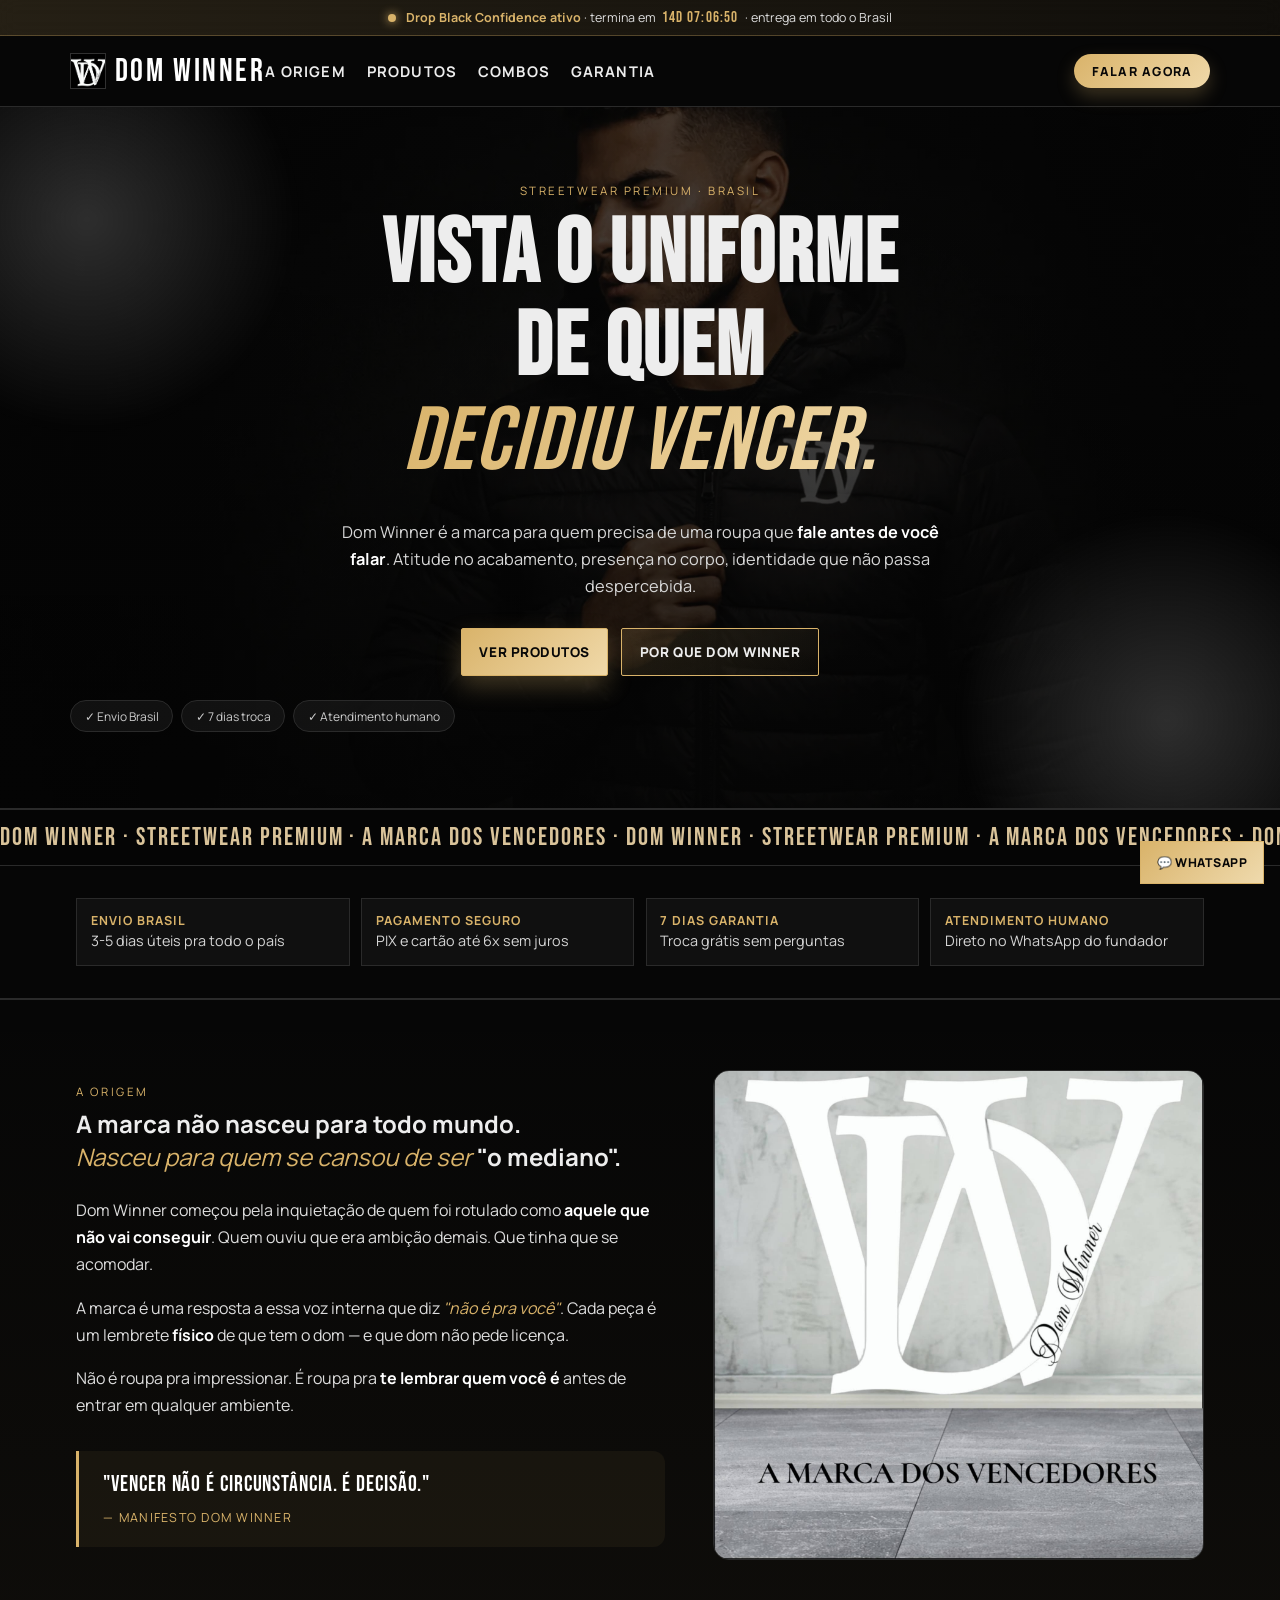
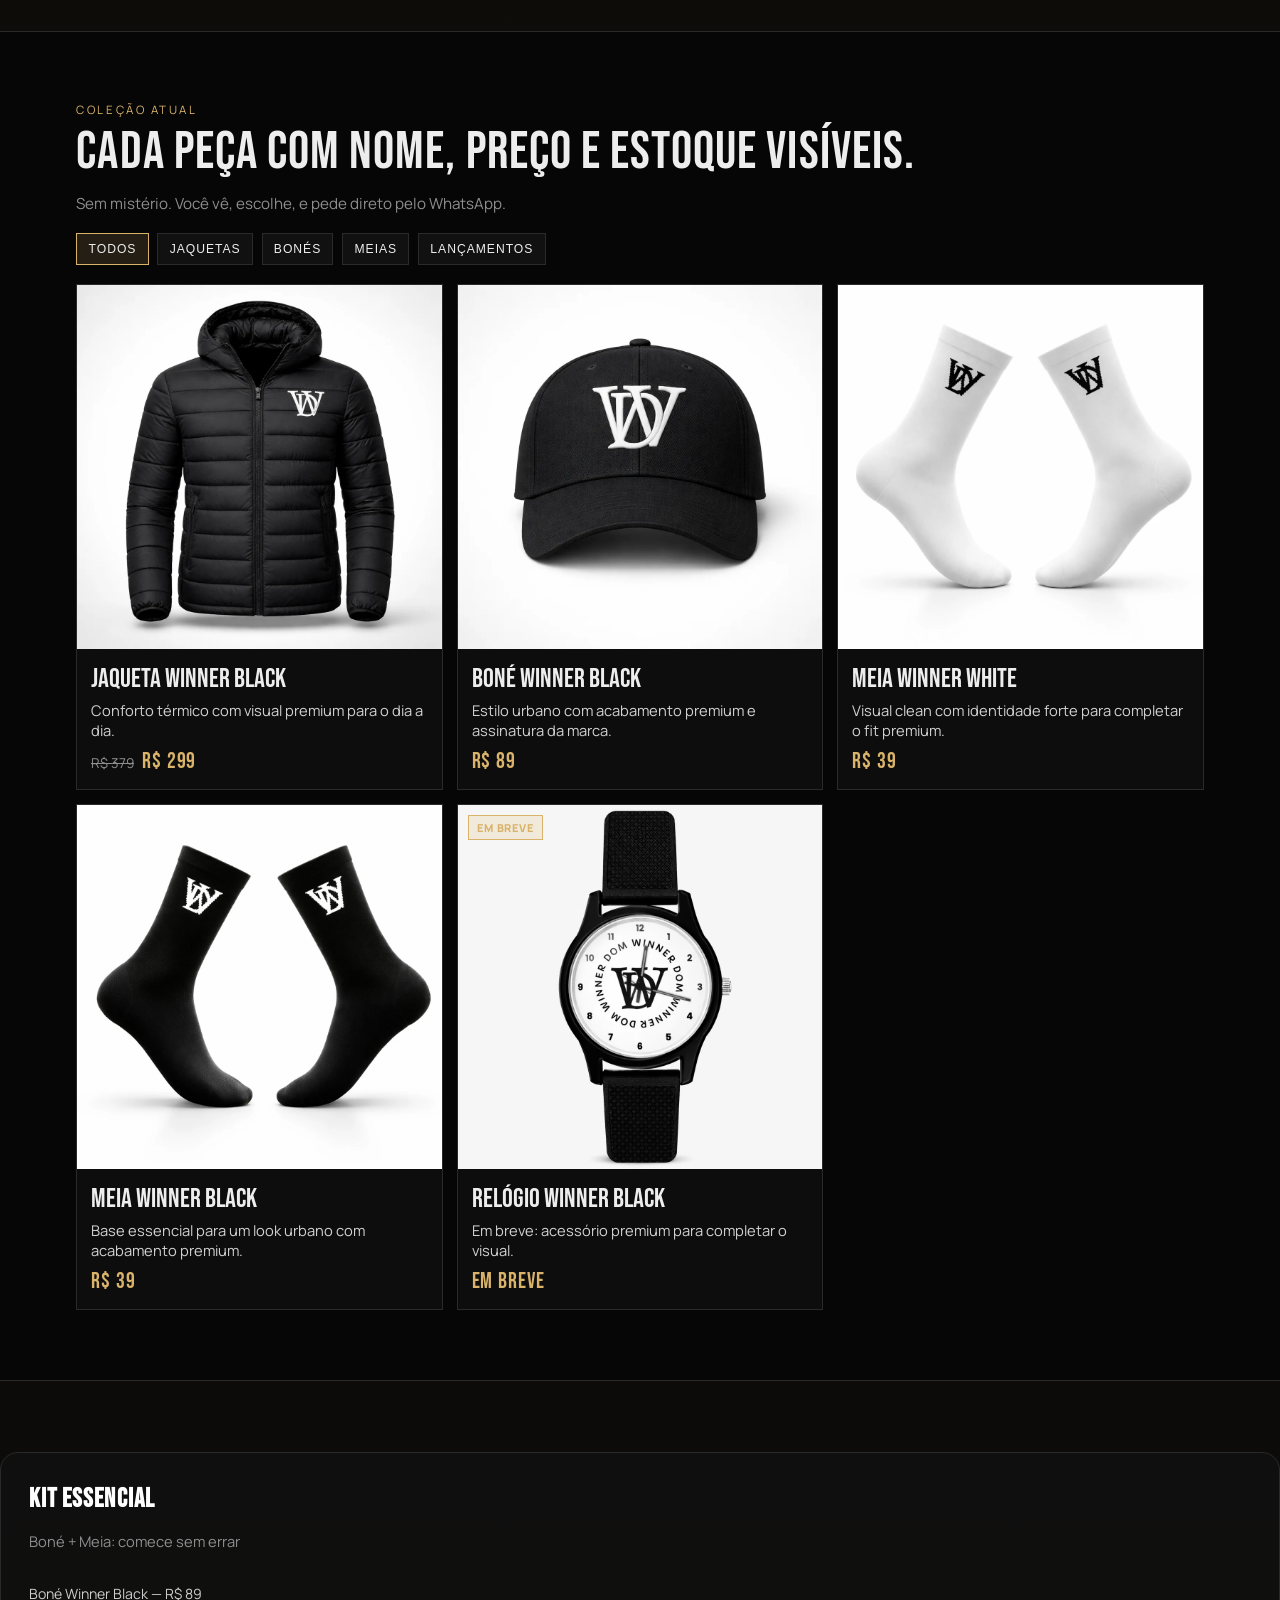
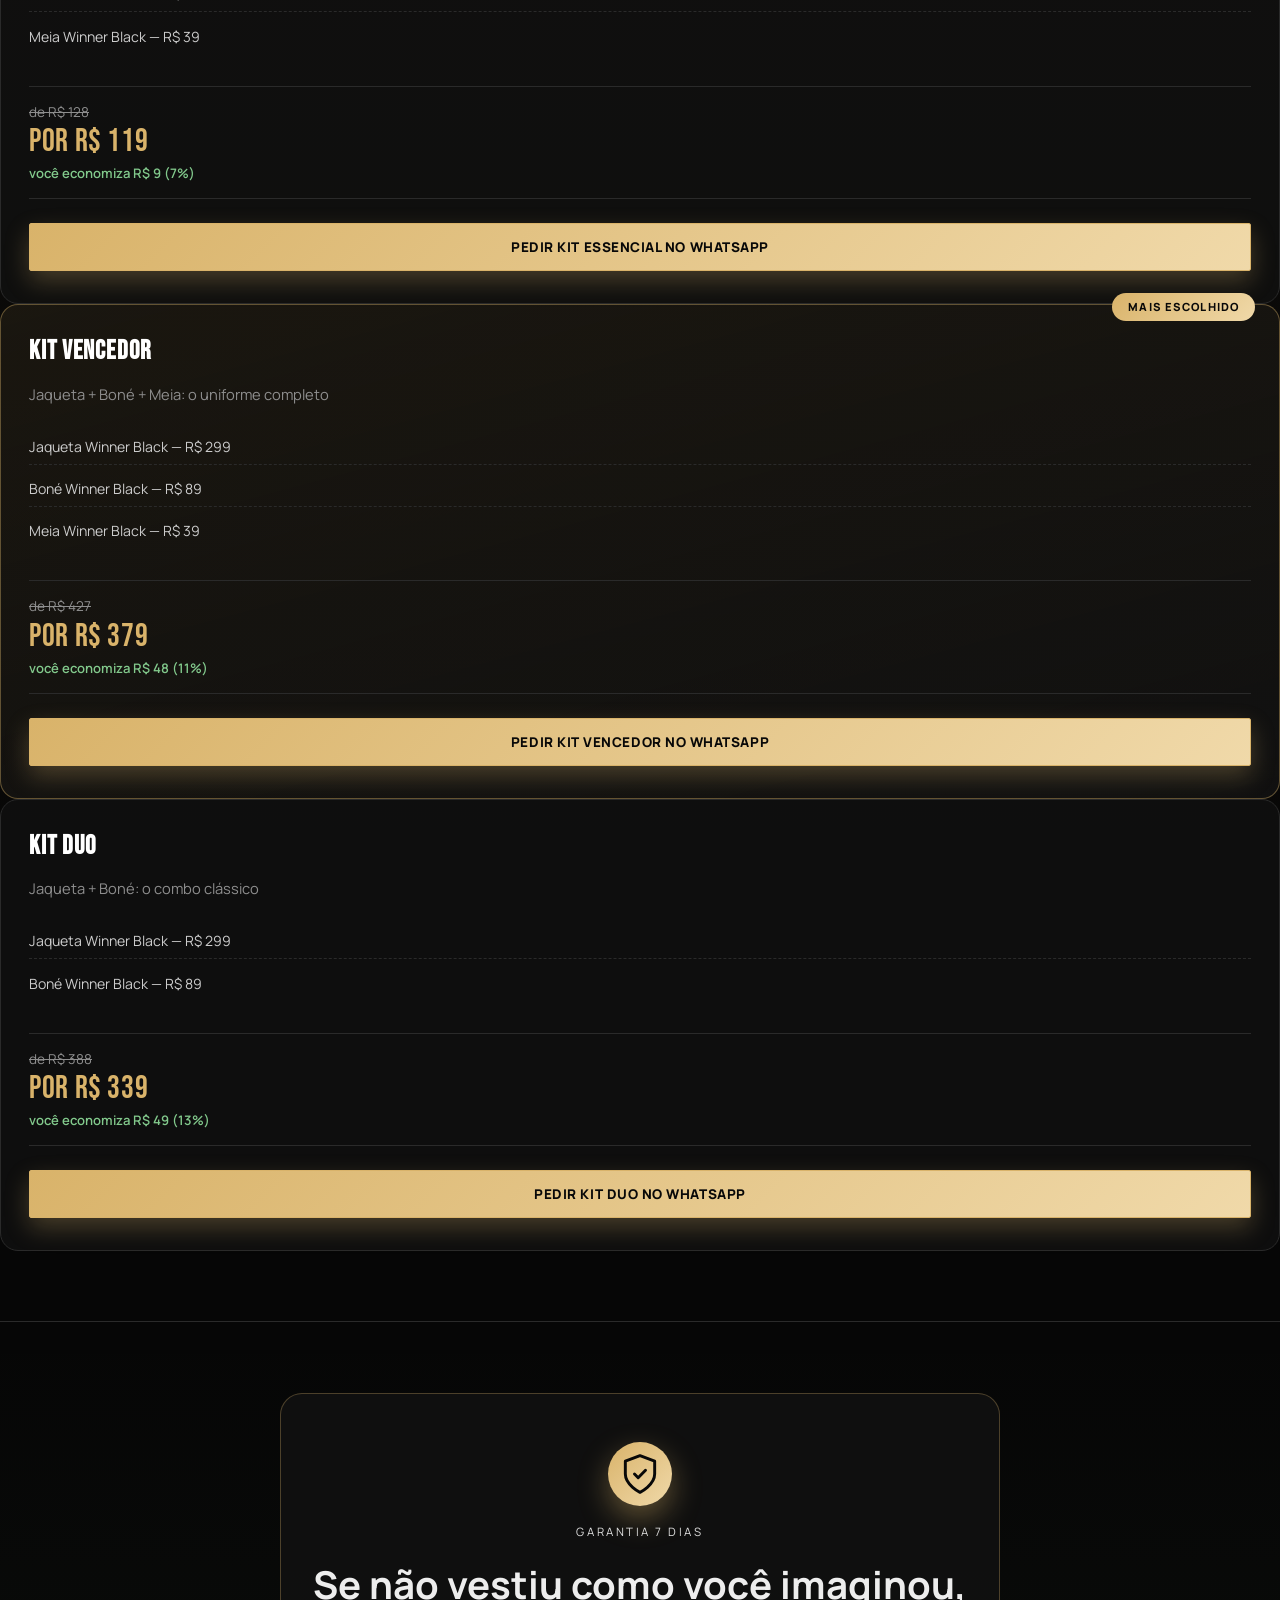
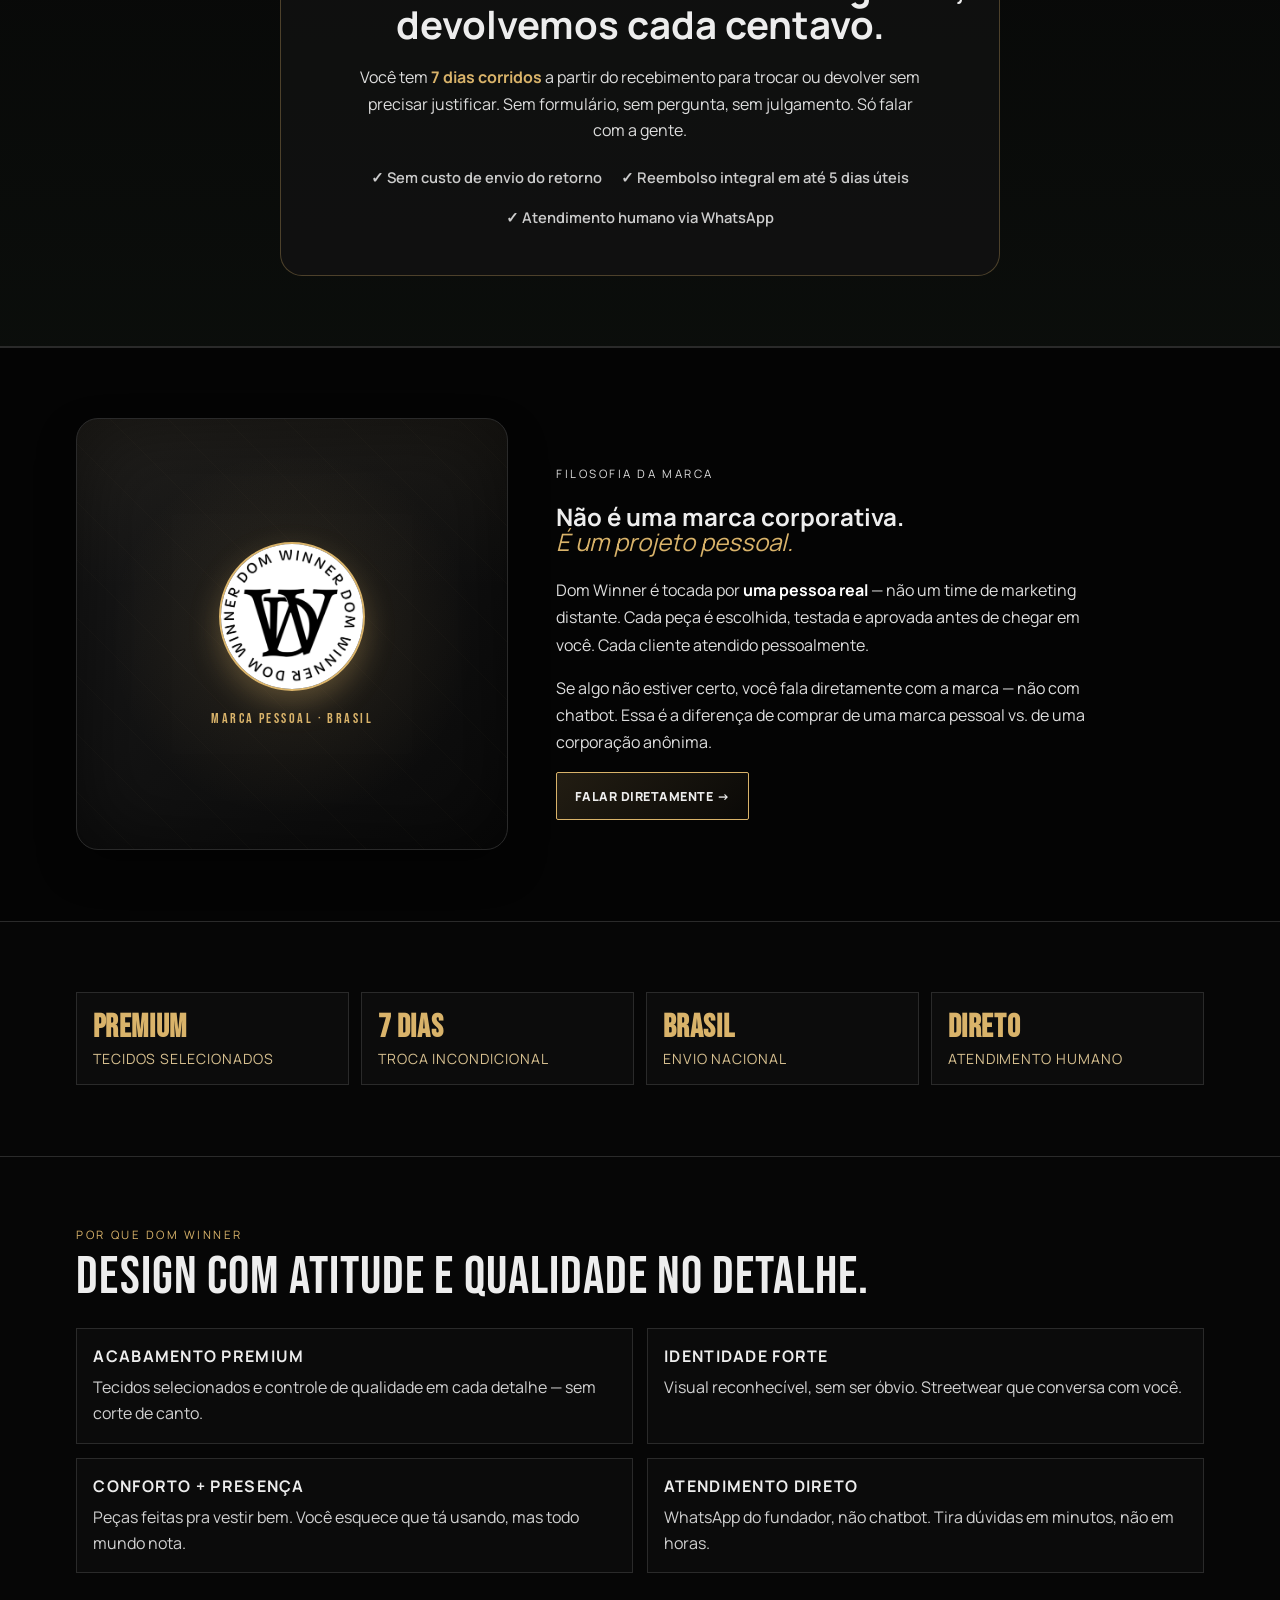
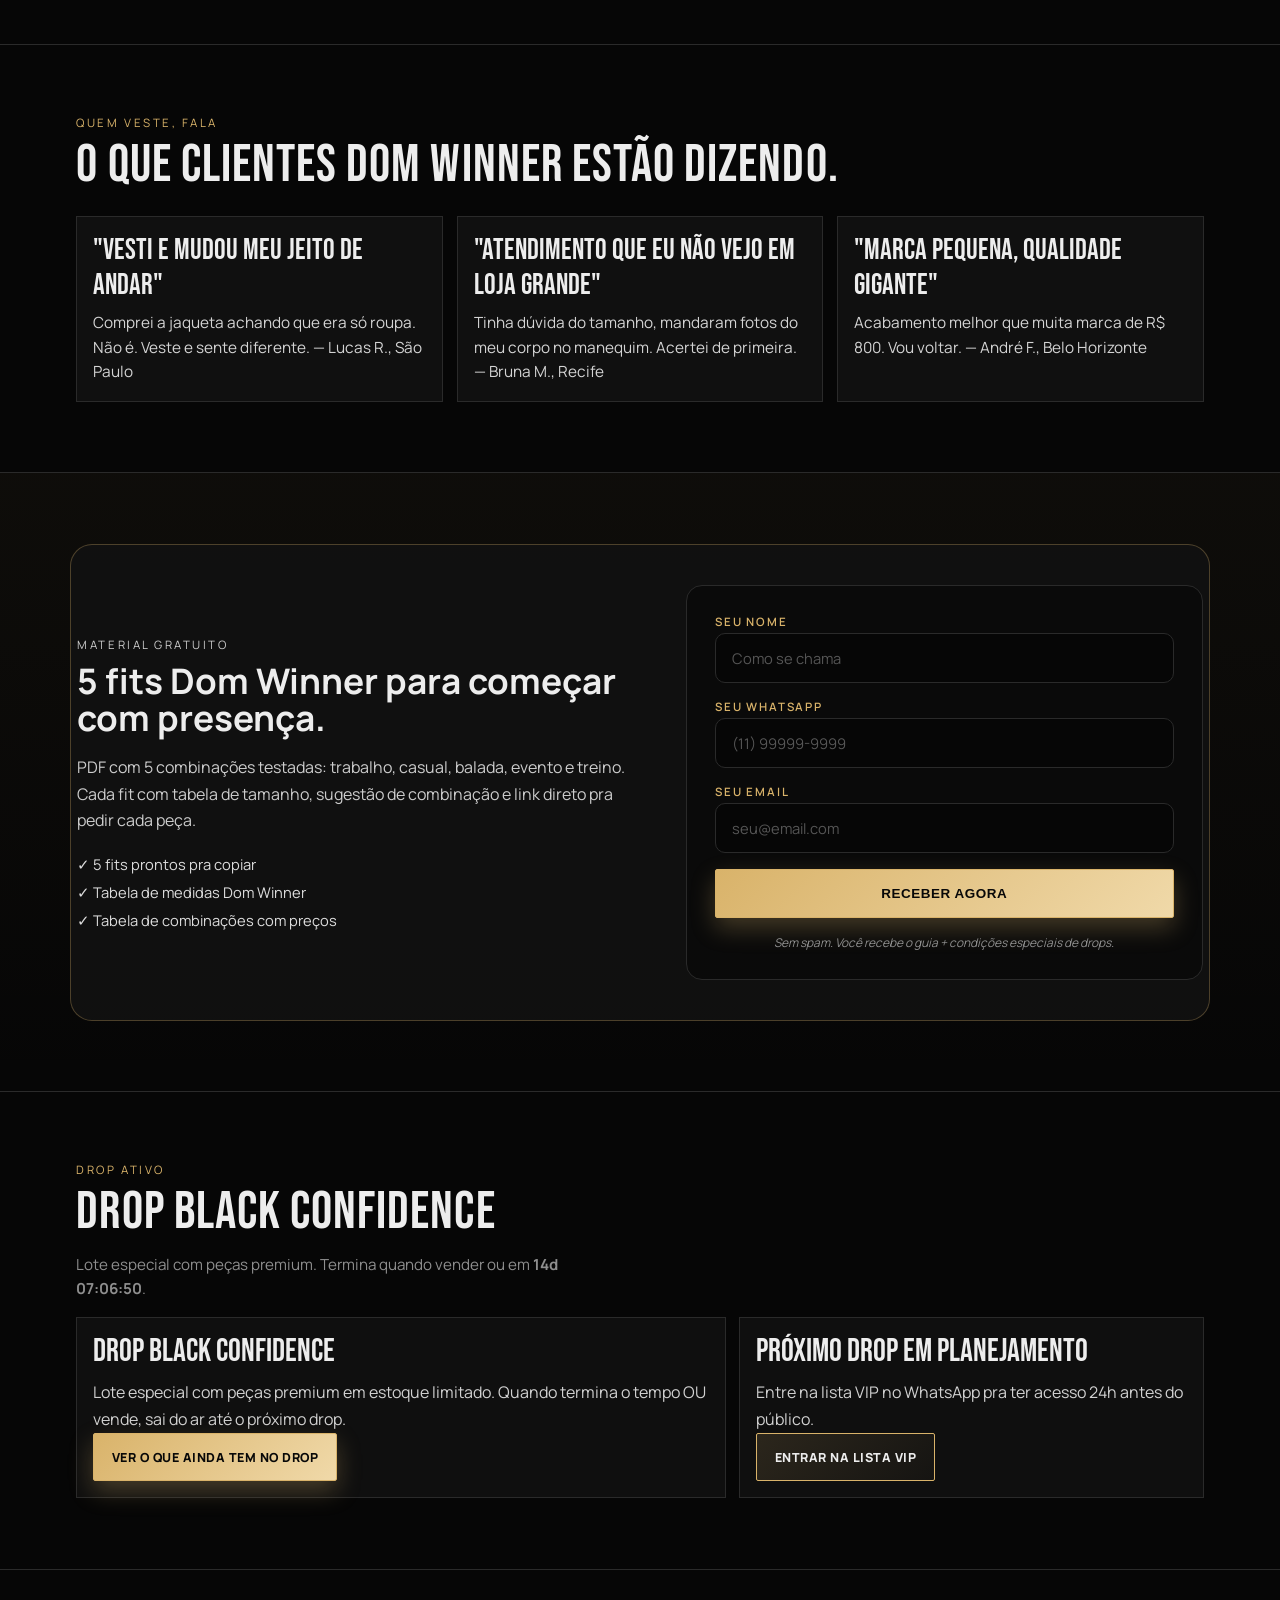
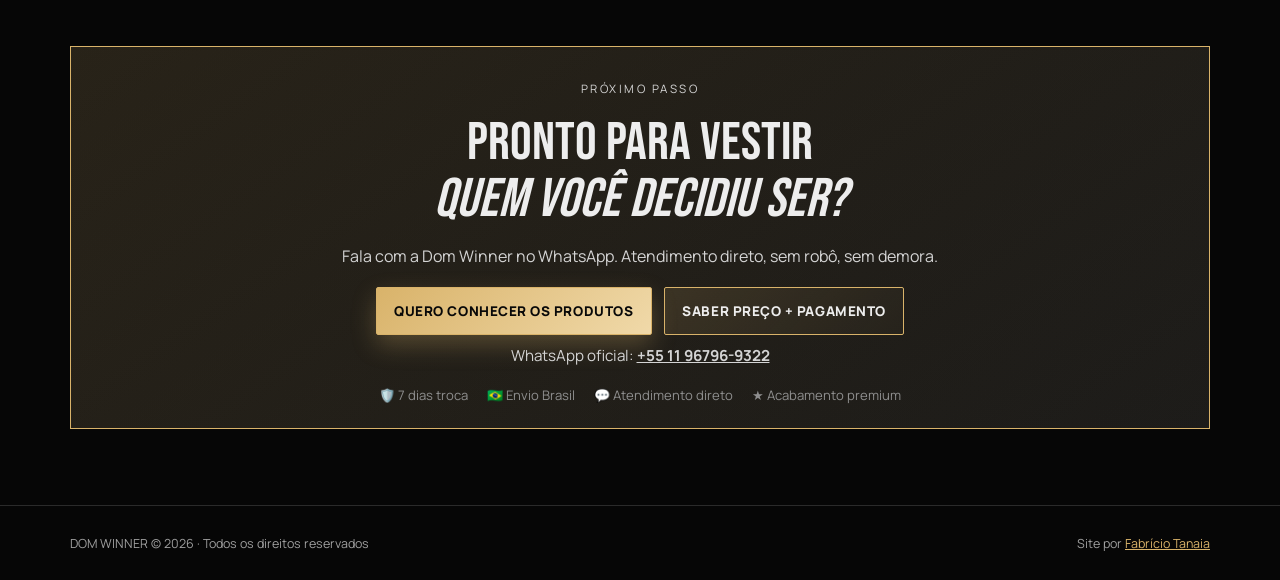
<file: index.html>
<!doctype html>
<html lang="pt-BR">
  <head>
    <meta charset="UTF-8" />
    <meta name="viewport" content="width=device-width, initial-scale=1.0" />
    <title>Dom Winner | Streetwear Premium Brasileiro</title>
    <meta
      name="description"
      content="Dom Winner: streetwear premium para quem decidiu vencer. Jaquetas, bonés, meias e acessórios com identidade forte e atendimento direto."
    />
    <meta name="theme-color" content="#060606" />

    <!-- Open Graph -->
    <meta property="og:title" content="Dom Winner · Streetwear Premium" />
    <meta property="og:description" content="Visual premium para quem decidiu vencer. Jaquetas, bonés, meias e mais." />
    <meta property="og:type" content="website" />

    <link rel="icon" type="image/jpeg" href="./assets/logo-round.jpeg?v=2" />
    <link rel="shortcut icon" href="./assets/logo-round.jpeg?v=2" />
    <link rel="apple-touch-icon" href="./assets/logo-round.jpeg?v=2" />
    <link rel="preconnect" href="https://fonts.googleapis.com" />
    <link rel="preconnect" href="https://fonts.gstatic.com" crossorigin />
    <link
      href="https://fonts.googleapis.com/css2?family=Bebas+Neue&family=Manrope:wght@400;500;600;700;800&display=swap"
      rel="stylesheet"
    />
    <link rel="stylesheet" href="styles.css?v=2" />
  </head>
  <body>
    <!-- ===== ANNOUNCEMENT BAR (escassez/urgência) ===== -->
    <div class="announce" id="announce-bar">
      <div class="container announce-inner">
        <span class="announce-dot" aria-hidden="true"></span>
        <span class="announce-text">
          <strong>Drop Black Confidence ativo</strong> · termina em
          <span id="countdown" class="announce-countdown">--d --:--:--</span>
          · entrega em todo o Brasil
        </span>
      </div>
    </div>

    <!-- ===== TOPBAR ===== -->
    <header class="topbar">
      <div class="container nav">
        <a href="#topo" class="brand" aria-label="Dom Winner">
          <img src="assets/logo-main.jpeg" alt="Dom Winner" width="36" height="36" />
          <span>DOM WINNER</span>
        </a>
        <nav class="menu" aria-label="Principal">
          <a href="#origem">A origem</a>
          <a href="#produtos">Produtos</a>
          <a href="#combos">Combos</a>
          <a href="#garantia">Garantia</a>
        </nav>
        <a class="topbar-cta" href="#contato">Falar agora</a>
      </div>
    </header>

    <main id="topo">
      <!-- ===== HERO (Kennedy direct response) ===== -->
      <section class="hero">
        <div class="grid-overlay"></div>
        <div class="spot spot-a"></div>
        <div class="spot spot-b"></div>
        <div class="container hero-content">
          <p class="kicker">Streetwear premium · Brasil</p>
          <h1>
            Vista o uniforme<br />
            de quem <em>decidiu vencer.</em>
          </h1>
          <p class="lead">
            Dom Winner é a marca para quem precisa de uma roupa que <strong>fale antes de você falar</strong>.
            Atitude no acabamento, presença no corpo, identidade que não passa despercebida.
          </p>
          <div class="actions">
            <a href="#produtos" class="btn btn-light">Ver produtos</a>
            <a href="#origem" class="btn btn-ghost">Por que Dom Winner</a>
          </div>
          <ul class="hero-pills" aria-hidden="true">
            <li>✓ Envio Brasil</li>
            <li>✓ 7 dias troca</li>
            <li>✓ Atendimento humano</li>
          </ul>
        </div>
      </section>

      <!-- ===== MARQUEE ===== -->
      <section class="marquee-section">
        <div class="marquee-track" id="marquee"></div>
      </section>

      <!-- ===== TRUST STRIP ===== -->
      <section class="section trust-strip">
        <div class="container trust-grid" id="trust-points"></div>
      </section>

      <!-- ===== ORIGEM (Godin storytelling + Belfort) ===== -->
      <section id="origem" class="section section--origem">
        <div class="container origem-grid">
          <div class="origem-copy">
            <p class="kicker">A origem</p>
            <h2>
              A marca não nasceu para todo mundo.<br />
              <em>Nasceu para quem se cansou de ser</em> "o mediano".
            </h2>
            <div class="origem-paragraphs">
              <p>
                Dom Winner começou pela inquietação de quem foi rotulado como
                <strong>aquele que não vai conseguir</strong>. Quem ouviu que era ambição demais.
                Que tinha que se acomodar.
              </p>
              <p>
                A marca é uma resposta a essa voz interna que diz <em>"não é pra você"</em>.
                Cada peça é um lembrete <strong>físico</strong> de que tem o dom — e que dom não pede licença.
              </p>
              <p>
                Não é roupa pra impressionar. É roupa pra <strong>te lembrar quem você é</strong>
                antes de entrar em qualquer ambiente.
              </p>
            </div>
            <div class="origem-quote">
              <p>"Vencer não é circunstância. É decisão."</p>
              <span>— Manifesto Dom Winner</span>
            </div>
          </div>
          <div class="origem-visual">
            <img src="assets/logo-claim.jpeg" alt="A marca dos vencedores" loading="lazy" />
          </div>
        </div>
      </section>

      <!-- ===== PRODUTOS (Hormozi clarity + preços visíveis) ===== -->
      <section id="produtos" class="section">
        <div class="container">
          <div class="section-head">
            <p class="kicker">Coleção atual</p>
            <h2>Cada peça com nome, preço e estoque visíveis.</h2>
            <p class="section-lead">Sem mistério. Você vê, escolhe, e pede direto pelo WhatsApp.</p>
          </div>
          <div class="category-nav" id="category-nav"></div>
          <div class="product-grid" id="products"></div>
        </div>
      </section>

      <!-- ===== COMBOS (Hormozi value stack) ===== -->
      <section id="combos" class="section section--combos">
        <div class="container">
          <div class="section-head">
            <p class="kicker">Combos com desconto</p>
            <h2>
              Levou em <em>kit</em>, paga menos.<br />
              Apareceu mais.
            </h2>
            <p class="section-lead">
              Selecionamos as combinações que mais funcionam no corpo, com desconto real frente ao preço unitário.
            </p>
          </div>
          <div class="combos-grid" id="combos"></div>
        </div>
      </section>

      <!-- ===== GARANTIA (Hormozi reversal) ===== -->
      <section id="garantia" class="section section--garantia">
        <div class="container garantia-card">
          <div class="garantia-seal" aria-hidden="true">
            <svg width="44" height="44" viewBox="0 0 24 24" fill="none" stroke="currentColor" stroke-width="1.6" stroke-linecap="round" stroke-linejoin="round">
              <path d="M12 22s8-4 8-10V5l-8-3-8 3v7c0 6 8 10 8 10z"/>
              <polyline points="9 12 11 14 15 10"/>
            </svg>
          </div>
          <p class="kicker">Garantia 7 dias</p>
          <h2>Se não vestiu como você imaginou, devolvemos cada centavo.</h2>
          <p>
            Você tem <strong>7 dias corridos</strong> a partir do recebimento para trocar ou devolver
            sem precisar justificar. Sem formulário, sem pergunta, sem julgamento. Só falar com a gente.
          </p>
          <ul class="garantia-points">
            <li>✓ Sem custo de envio do retorno</li>
            <li>✓ Reembolso integral em até 5 dias úteis</li>
            <li>✓ Atendimento humano via WhatsApp</li>
          </ul>
        </div>
      </section>

      <!-- ===== FILOSOFIA (Belfort - certeza no projeto pessoal) ===== -->
      <section id="founder" class="section section--founder">
        <div class="container founder-grid">
          <div class="founder-mark" aria-hidden="true">
            <img src="assets/logo-round.jpeg" alt="Dom Winner" />
            <p class="founder-mark-tag">Marca pessoal · Brasil</p>
          </div>
          <div class="founder-copy">
            <p class="kicker">Filosofia da marca</p>
            <h2>Não é uma marca corporativa.<br /><em>É um projeto pessoal.</em></h2>
            <p>
              Dom Winner é tocada por <strong>uma pessoa real</strong> — não um time de marketing distante.
              Cada peça é escolhida, testada e aprovada antes de chegar em você. Cada cliente atendido pessoalmente.
            </p>
            <p>
              Se algo não estiver certo, você fala diretamente com a marca — não com chatbot.
              Essa é a diferença de comprar de uma marca pessoal vs. de uma corporação anônima.
            </p>
            <a class="btn btn-ghost btn-sm" href="https://wa.me/5511967969322?text=Olá%2C%20quero%20conversar%20com%20a%20Dom%20Winner." target="_blank" rel="noopener">
              Falar diretamente →
            </a>
          </div>
        </div>
      </section>

      <!-- ===== METRICS ===== -->
      <section class="section metrics">
        <div class="container metrics-grid" id="metrics"></div>
      </section>

      <!-- ===== BENEFÍCIOS ===== -->
      <section class="section">
        <div class="container">
          <div class="section-head">
            <p class="kicker">Por que Dom Winner</p>
            <h2>Design com atitude e qualidade no detalhe.</h2>
          </div>
          <div class="bullets" id="benefits"></div>
        </div>
      </section>

      <!-- ===== TESTIMONIALS ===== -->
      <section class="section testimonials">
        <div class="container">
          <div class="section-head">
            <p class="kicker">Quem veste, fala</p>
            <h2>O que clientes Dom Winner estão dizendo.</h2>
          </div>
          <div class="cards" id="testimonials"></div>
        </div>
      </section>

      <!-- ===== LEAD MAGNET (Brunson) ===== -->
      <section id="guia" class="section section--lead">
        <div class="container lead-card">
          <div class="lead-text">
            <p class="kicker">Material gratuito</p>
            <h2>5 fits Dom Winner para começar com presença.</h2>
            <p>
              PDF com 5 combinações testadas: trabalho, casual, balada, evento e treino.
              Cada fit com tabela de tamanho, sugestão de combinação e link direto pra pedir cada peça.
            </p>
            <ul class="lead-points">
              <li>✓ 5 fits prontos pra copiar</li>
              <li>✓ Tabela de medidas Dom Winner</li>
              <li>✓ Tabela de combinações com preços</li>
            </ul>
          </div>
          <form class="lead-form" id="lead-form" action="https://api.web3forms.com/submit" method="POST">
            <!-- ⚠️ Trocar key abaixo por uma específica do Dom Winner em web3forms.com -->
            <input type="hidden" name="access_key" value="ca8c9dfd-0c28-4da2-8f68-9fa61ec0a004" />
            <input type="hidden" name="subject" value="Lead Magnet Dom Winner — 5 fits" />
            <input type="hidden" name="from_name" value="Dom Winner Lead Magnet" />
            <input type="hidden" name="redirect" value="https://wa.me/5511967969322?text=Recebi%20o%20guia%205%20fits%20da%20Dom%20Winner.%20Quero%20pedir%20uma%20peça." />
            <label class="lead-field">
              <span>Seu nome</span>
              <input type="text" name="nome" required placeholder="Como se chama" />
            </label>
            <label class="lead-field">
              <span>Seu WhatsApp</span>
              <input type="tel" name="whatsapp" required placeholder="(11) 99999-9999" />
            </label>
            <label class="lead-field">
              <span>Seu email</span>
              <input type="email" name="email" required placeholder="seu@email.com" />
            </label>
            <button type="submit" class="btn btn-light">Receber agora</button>
            <p class="lead-disclaimer">Sem spam. Você recebe o guia + condições especiais de drops.</p>
          </form>
        </div>
      </section>

      <!-- ===== DROP DA SEMANA (Kennedy urgência) ===== -->
      <section class="section drops">
        <div class="container">
          <div class="section-head">
            <p class="kicker">Drop ativo</p>
            <h2>Drop Black Confidence</h2>
            <p class="section-lead">
              Lote especial com peças premium. Termina quando vender ou em
              <strong id="countdown-inline">--d --:--:--</strong>.
            </p>
          </div>
          <div class="drop-grid" id="weekly-drop"></div>
        </div>
      </section>

      <!-- ===== CTA FINAL ===== -->
      <section id="contato" class="cta">
        <div class="container cta-box">
          <p class="kicker kicker-light">Próximo passo</p>
          <h2>Pronto para vestir<br /><em>quem você decidiu ser?</em></h2>
          <p>Fala com a Dom Winner no WhatsApp. Atendimento direto, sem robô, sem demora.</p>
          <div class="cta-actions">
            <a class="btn btn-light" href="https://wa.me/5511967969322?text=Olá%2C%20quero%20conhecer%20os%20produtos%20da%20Dom%20Winner." id="cta-link">
              Quero conhecer os produtos
            </a>
            <a class="btn btn-ghost" href="https://wa.me/5511967969322?text=Olá%2C%20quero%20saber%20preços%20e%20formas%20de%20pagamento%20da%20Dom%20Winner." target="_blank" rel="noopener">
              Saber preço + pagamento
            </a>
          </div>
          <p class="whatsapp-number">WhatsApp oficial: <a href="https://wa.me/5511967969322" target="_blank" rel="noopener">+55 11 96796-9322</a></p>
          <ul class="cta-seals">
            <li>🛡️ 7 dias troca</li>
            <li>🇧🇷 Envio Brasil</li>
            <li>💬 Atendimento direto</li>
            <li>★ Acabamento premium</li>
          </ul>
        </div>
      </section>
    </main>

    <footer class="footer">
      <div class="container footer-inner">
        <p>DOM WINNER © <span id="year"></span> · Todos os direitos reservados</p>
        <p class="footer-credit">
          Site por <a href="https://fabytanaia-max.github.io/fabricio-tanaia-site/" target="_blank" rel="noopener">Fabrício Tanaia</a>
        </p>
      </div>
    </footer>

    <!-- ===== MODAL ===== -->
    <div class="modal" id="product-modal" aria-hidden="true">
      <div class="modal-box">
        <button class="modal-close" id="modal-close" aria-label="Fechar">×</button>
        <div class="modal-media" id="modal-media"></div>
        <div class="modal-content">
          <p class="modal-category" id="modal-category"></p>
          <h3 id="modal-title"></h3>
          <div class="modal-price" id="modal-price"></div>
          <p id="modal-description"></p>
          <p class="modal-stock" id="modal-stock"></p>
          <ul class="modal-details" id="modal-details"></ul>
          <p class="modal-combine-title">Combine com</p>
          <div class="modal-combine" id="modal-combine"></div>
          <div class="modal-actions">
            <a href="#" class="btn btn-light" id="modal-cta-buy">Pedir no WhatsApp</a>
            <a href="#" class="btn btn-ghost" id="modal-cta-info">Pedir mais fotos</a>
            <a href="#" class="btn btn-ghost" id="modal-cta-size">Tabela de tamanhos</a>
          </div>
          <button type="button" class="btn btn-ghost btn-sm modal-close-secondary" id="modal-close-secondary">Fechar</button>
        </div>
      </div>
    </div>

    <a href="https://wa.me/5511967969322?text=Olá%2C%20quero%20conhecer%20os%20produtos%20da%20Dom%20Winner." id="floating-cta" class="floating-cta" target="_blank" rel="noopener">
      💬 WhatsApp
    </a>

    <script src="scripts.js?v=2"></script>
  </body>
</html>
</file>
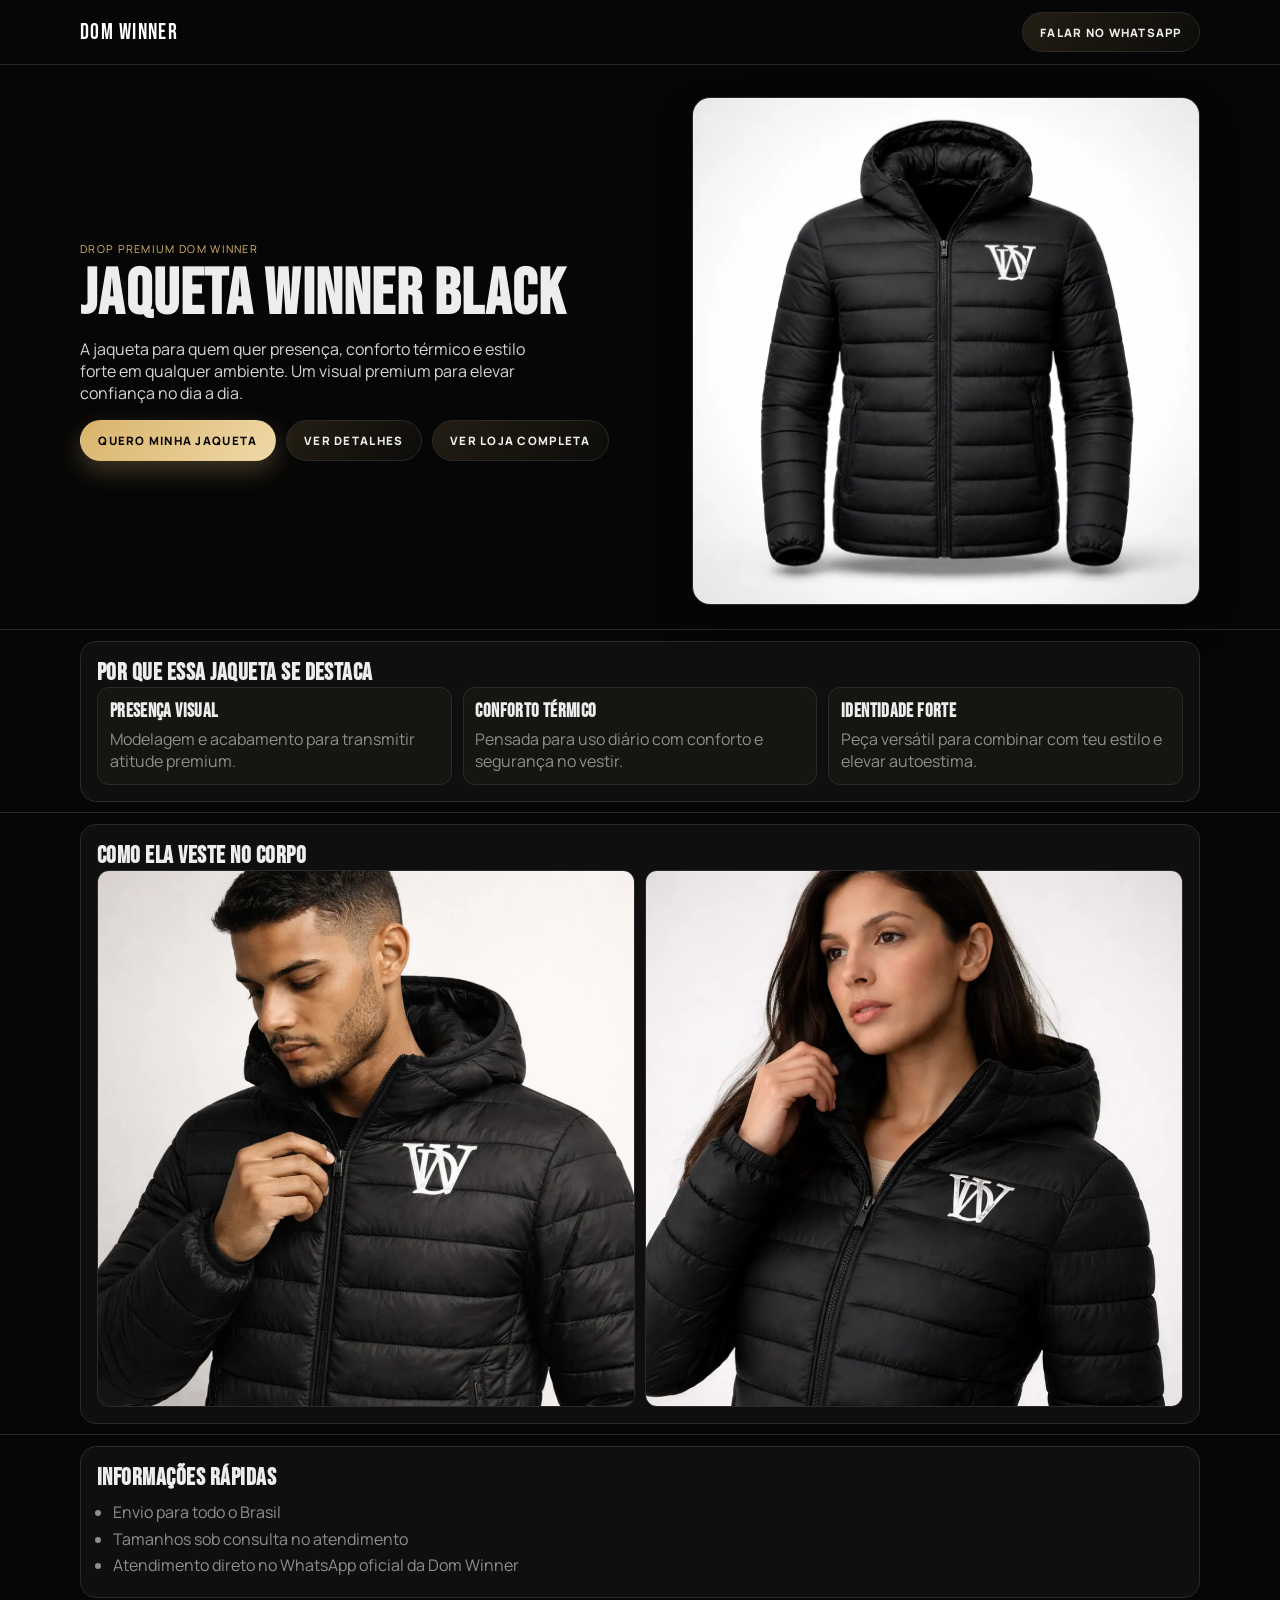
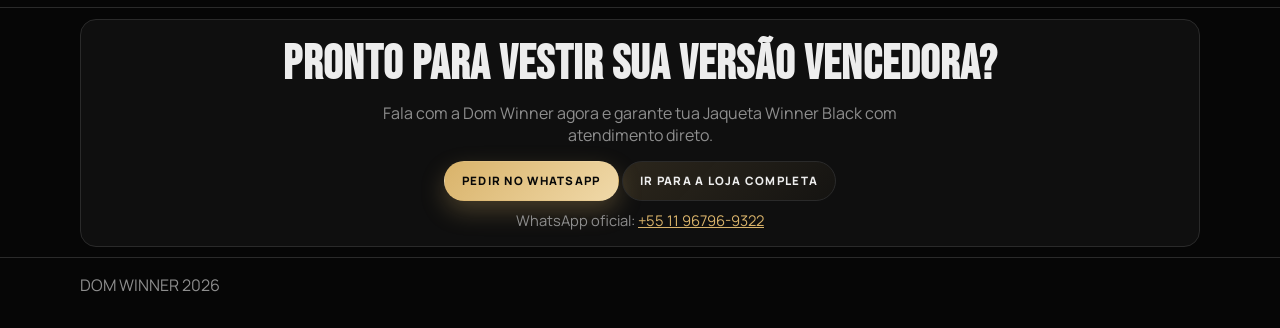
<file: jaqueta.html>
﻿<!doctype html>
<html lang="pt-BR">
  <head>
    <meta charset="UTF-8" />
    <meta name="viewport" content="width=device-width, initial-scale=1.0" />
    <title>Jaqueta Winner Black | Dom Winner</title>
    <meta
      name="description"
      content="Jaqueta Winner Black da Dom Winner: visual premium, conforto térmico e presença para o dia a dia."
    />
    <link rel="preconnect" href="https://fonts.googleapis.com" />
    <link rel="preconnect" href="https://fonts.gstatic.com" crossorigin />
    <link
      href="https://fonts.googleapis.com/css2?family=Bebas+Neue&family=Manrope:wght@400;500;700;800&display=swap"
      rel="stylesheet"
    />
    <style>
      :root {
        --bg: #060606;
        --bg-soft: #121212;
        --text: #ededed;
        --muted: #8e8e8e;
        --line: #2a2a2a;
        --white: #ffffff;
        --accent: #d9b36a;
        --accent-soft: #b99757;
      }

      * {
        box-sizing: border-box;
      }

      html,
      body {
        margin: 0;
        padding: 0;
        background: var(--bg);
        color: var(--text);
        font-family: "Manrope", "Segoe UI", sans-serif;
      }

      .container {
        width: min(1120px, 92vw);
        margin: 0 auto;
      }

      .topbar {
        position: sticky;
        top: 0;
        z-index: 20;
        border-bottom: 1px solid var(--line);
        background: rgba(7, 7, 7, 0.88);
        backdrop-filter: blur(8px);
      }

      .topbar-inner {
        min-height: 64px;
        display: flex;
        justify-content: space-between;
        align-items: center;
      }

      .brand {
        text-decoration: none;
        color: var(--white);
        font-family: "Bebas Neue", sans-serif;
        letter-spacing: 0.06em;
        font-size: 1.35rem;
      }

      .btn {
        display: inline-flex;
        align-items: center;
        justify-content: center;
        text-decoration: none;
        border: 1px solid transparent;
        border-radius: 999px;
        padding: 0.74rem 1.08rem;
        font-weight: 800;
        font-size: 0.72rem;
        text-transform: uppercase;
        letter-spacing: 0.11em;
      }

      .btn-light {
        background: linear-gradient(135deg, var(--accent) 0%, #f0d9a9 100%);
        color: #080808;
        box-shadow: 0 10px 24px rgba(217, 179, 106, 0.28);
      }

      .btn-ghost {
        border-color: var(--line);
        color: var(--text);
        background: linear-gradient(135deg, rgba(217, 179, 106, 0.14), rgba(217, 179, 106, 0.03));
      }

      .hero {
        padding: 2rem 0 1.5rem;
        border-bottom: 1px solid var(--line);
      }

      .hero-grid {
        display: grid;
        grid-template-columns: 1.08fr 0.92fr;
        gap: 1rem;
        align-items: center;
      }

      .kicker {
        margin: 0;
        text-transform: uppercase;
        letter-spacing: 0.12em;
        font-size: 0.68rem;
        color: var(--accent);
      }

      h1,
      h2,
      h3 {
        margin: 0;
        font-family: "Bebas Neue", sans-serif;
        letter-spacing: 0.02em;
      }

      h1 {
        margin-top: 0.35rem;
        font-size: clamp(2rem, 6.2vw, 4rem);
        line-height: 1.02;
      }

      .lead {
        margin-top: 0.7rem;
        max-width: 48ch;
        color: #d6d6d6;
      }

      .hero-actions {
        margin-top: 1rem;
        display: flex;
        flex-wrap: wrap;
        gap: 0.64rem;
      }

      .hero-media {
        border: 1px solid var(--line);
        border-radius: 18px;
        overflow: hidden;
        background: var(--bg-soft);
        box-shadow: 0 18px 38px rgba(0, 0, 0, 0.38);
      }

      .hero-media img {
        width: 100%;
        display: block;
        object-fit: cover;
      }

      .section {
        padding: 0.7rem 0 0.6rem;
        border-bottom: 1px solid var(--line);
      }

      .block {
        border: 1px solid var(--line);
        border-radius: 16px;
        padding: 1rem;
        background: rgba(18, 18, 18, 0.78);
      }

      .grid-3 {
        display: grid;
        grid-template-columns: repeat(3, minmax(0, 1fr));
        gap: 0.68rem;
      }

      .grid-2 {
        display: grid;
        grid-template-columns: repeat(2, minmax(0, 1fr));
        gap: 0.68rem;
      }

      .item {
        border: 1px solid var(--line);
        border-radius: 12px;
        padding: 0.74rem;
        background: rgba(217, 179, 106, 0.03);
      }

      .item p {
        margin: 0.34rem 0 0;
        color: var(--muted);
      }

      .gallery img {
        border: 1px solid var(--line);
        border-radius: 12px;
        width: 100%;
        display: block;
        background: #090909;
      }

      .specs {
        margin: 0.56rem 0 0;
        padding-left: 1rem;
        color: var(--muted);
      }

      .specs li {
        margin: 0.28rem 0;
      }

      .cta {
        text-align: center;
      }

      .cta h2 {
        font-size: clamp(1.8rem, 5vw, 3rem);
      }

      .cta p {
        color: var(--muted);
        max-width: 58ch;
        margin: 0.55rem auto 0;
      }

      .cta .btn {
        margin-top: 0.9rem;
      }

      .whatsapp-number {
        margin-top: 0.7rem;
        color: var(--muted);
        font-size: 0.92rem;
      }

      .whatsapp-number a {
        color: var(--accent);
      }

      .footer {
        padding: 1rem 0 2rem;
        color: var(--muted);
      }

      @media (max-width: 920px) {
        .hero-grid,
        .grid-3,
        .grid-2 {
          grid-template-columns: 1fr;
        }
      }
    </style>
  </head>
  <body>
    <header class="topbar">
      <div class="container topbar-inner">
        <a class="brand" href="./index.html">DOM WINNER</a>
        <a
          class="btn btn-ghost"
          href="https://wa.me/5511967969322?text=Olá%2C%20quero%20saber%20mais%20sobre%20a%20Jaqueta%20Winner%20Black."
          target="_blank"
          rel="noopener noreferrer"
          >Falar no WhatsApp</a
        >
      </div>
    </header>

    <main>
      <section class="hero">
        <div class="container hero-grid">
          <div>
            <p class="kicker">Drop Premium Dom Winner</p>
            <h1>Jaqueta Winner Black</h1>
            <p class="lead">
              A jaqueta para quem quer presença, conforto térmico e estilo forte em qualquer ambiente.
              Um visual premium para elevar confiança no dia a dia.
            </p>
            <div class="hero-actions">
              <a
                class="btn btn-light"
                href="https://wa.me/5511967969322?text=Olá%2C%20quero%20pedir%20a%20Jaqueta%20Winner%20Black."
                target="_blank"
                rel="noopener noreferrer"
                >Quero Minha Jaqueta</a
              >
              <a class="btn btn-ghost" href="#detalhes">Ver Detalhes</a>
              <a class="btn btn-ghost" href="./index.html">Ver Loja Completa</a>
            </div>
          </div>
          <div class="hero-media">
            <img src="assets/produto-casaco.webp" alt="Jaqueta Winner Black Dom Winner" />
          </div>
        </div>
      </section>

      <section class="section">
        <div class="container block">
          <h2>Por que essa jaqueta se destaca</h2>
          <div class="grid-3">
            <article class="item">
              <h3>Presença visual</h3>
              <p>Modelagem e acabamento para transmitir atitude premium.</p>
            </article>
            <article class="item">
              <h3>Conforto térmico</h3>
              <p>Pensada para uso diário com conforto e segurança no vestir.</p>
            </article>
            <article class="item">
              <h3>Identidade forte</h3>
              <p>Peça versátil para combinar com teu estilo e elevar autoestima.</p>
            </article>
          </div>
        </div>
      </section>

      <section id="detalhes" class="section">
        <div class="container block">
          <h2>Como ela veste no corpo</h2>
          <div class="grid-2 gallery">
            <img src="assets/modelo-homem-casaco.webp" alt="Modelo masculino usando a Jaqueta Winner Black" />
            <img src="assets/modelo-mulher-casaco.webp" alt="Modelo feminina usando a Jaqueta Winner Black" />
          </div>
        </div>
      </section>

      <section class="section">
        <div class="container block">
          <h2>Informações rápidas</h2>
          <ul class="specs">
            <li>Envio para todo o Brasil</li>
            <li>Tamanhos sob consulta no atendimento</li>
            <li>Atendimento direto no WhatsApp oficial da Dom Winner</li>
          </ul>
        </div>
      </section>

      <section class="section">
        <div class="container block cta">
          <h2>Pronto para vestir sua versão vencedora?</h2>
          <p>
            Fala com a Dom Winner agora e garante tua Jaqueta Winner Black com atendimento direto.
          </p>
          <a
            class="btn btn-light"
            href="https://wa.me/5511967969322?text=Olá%2C%20quero%20fechar%20a%20Jaqueta%20Winner%20Black."
            target="_blank"
            rel="noopener noreferrer"
            >Pedir no WhatsApp</a
          >
          <a class="btn btn-ghost" href="./index.html" style="margin-top: 0.6rem">Ir para a Loja Completa</a>
          <p class="whatsapp-number">
            WhatsApp oficial:
            <a href="https://wa.me/5511967969322" target="_blank" rel="noopener noreferrer"
              >+55 11 96796-9322</a
            >
          </p>
        </div>
      </section>
    </main>

    <footer class="footer">
      <div class="container">DOM WINNER <span id="year"></span></div>
    </footer>

    <script>
      document.getElementById("year").textContent = new Date().getFullYear();
    </script>
  </body>
</html>
</file>
<file: styles.css>
﻿:root {
  --bg: #060606;
  --bg-soft: #121212;
  --line: #2a2a2a;
  --text: #ededed;
  --muted: #8e8e8e;
  --white: #ffffff;
  --accent: #d9b36a;
  --accent-soft: #b99757;
}

* {
  box-sizing: border-box;
}

html,
body {
  margin: 0;
  padding: 0;
  background: var(--bg);
  color: var(--text);
  font-family: Manrope, Arial, sans-serif;
  overflow-x: hidden;
  -webkit-text-size-adjust: 100%;
  -webkit-font-smoothing: antialiased;
}

.container {
  width: min(1140px, 92vw);
  margin: 0 auto;
}

.topbar {
  position: sticky;
  top: 0;
  z-index: 10;
  background: rgba(7, 7, 7, 0.88);
  backdrop-filter: blur(10px);
  border-bottom: 1px solid var(--line);
}

.nav {
  display: flex;
  align-items: center;
  justify-content: space-between;
  min-height: 70px;
}

.brand {
  font-family: 'Bebas Neue', sans-serif;
  letter-spacing: 0.08em;
  font-size: 2rem;
  text-decoration: none;
  color: var(--white);
  display: inline-flex;
  align-items: center;
  gap: 0.55rem;
}

.brand img {
  width: 36px;
  height: 36px;
  object-fit: cover;
  border: 1px solid #303030;
}

.menu {
  display: flex;
  gap: 1.3rem;
}

.menu a {
  text-decoration: none;
  color: var(--text);
  font-weight: 700;
  font-size: 0.92rem;
  text-transform: uppercase;
  letter-spacing: 0.08em;
}

.hero {
  min-height: 78vh;
  display: grid;
  place-items: center;
  position: relative;
  overflow: hidden;
  border-bottom: 1px solid var(--line);
  background:
    linear-gradient(160deg, rgba(8, 8, 8, 0.6) 0%, rgba(8, 8, 8, 0.78) 100%),
    url('assets/hero-casaco.webp') center/cover no-repeat;
}

.grid-overlay {
  position: absolute;
  inset: 0;
  background: linear-gradient(180deg, rgba(0, 0, 0, 0.16), rgba(0, 0, 0, 0.36));
  pointer-events: none;
}

.spot {
  position: absolute;
  width: 34vw;
  max-width: 430px;
  aspect-ratio: 1;
  border-radius: 50%;
  background: radial-gradient(circle, rgba(255, 255, 255, 0.17), transparent 70%);
  filter: blur(6px);
  pointer-events: none;
}

.spot-a {
  left: -10vw;
  top: -8vw;
}

.spot-b {
  right: -8vw;
  bottom: -10vw;
}

.hero-content {
  position: relative;
  text-align: center;
  padding: 3rem 0;
}

.kicker {
  margin: 0;
  text-transform: uppercase;
  letter-spacing: 0.22em;
  font-size: 0.72rem;
  color: var(--accent);
}

h1 {
  margin: 0.7rem auto 0.9rem;
  font-family: 'Bebas Neue', sans-serif;
  letter-spacing: 0.02em;
  font-size: clamp(2.4rem, 7vw, 6rem);
  line-height: 1.04;
  max-width: 16ch;
  padding-bottom: 0.08em;
  word-break: break-word;
  overflow-wrap: break-word;
  hyphens: auto;
}

/* Hero h1 em (gradient text) — espaço pra não cortar descenders */
.hero h1 em {
  display: inline-block;
  padding-bottom: 0.08em;
  line-height: 1.06;
}

.lead {
  margin: 0 auto;
  max-width: 62ch;
  color: #d6d6d6;
  font-size: 1.02rem;
  line-height: 1.65;
}

.actions {
  margin-top: 1.8rem;
  display: flex;
  gap: 0.8rem;
  justify-content: center;
  flex-wrap: wrap;
}

.btn {
  text-decoration: none;
  display: inline-flex;
  align-items: center;
  justify-content: center;
  min-height: 48px;
  padding: 0.7rem 1.1rem;
  border-radius: 2px;
  border: 1px solid var(--accent);
  font-weight: 800;
  letter-spacing: 0.04em;
  text-transform: uppercase;
  font-size: 0.84rem;
}

.btn-light {
  background: linear-gradient(135deg, var(--accent) 0%, #f0d9a9 100%);
  color: #080808;
  box-shadow: 0 10px 24px rgba(217, 179, 106, 0.28);
}

.btn-ghost {
  color: var(--text);
  background: linear-gradient(135deg, rgba(217, 179, 106, 0.14), rgba(217, 179, 106, 0.03));
}

.section {
  padding: 4.4rem 0;
  border-bottom: 1px solid var(--line);
}

.marquee-section {
  overflow: hidden;
  border-bottom: 1px solid var(--line);
  border-top: 1px solid var(--line);
  background: #050505;
}

.marquee-track {
  padding: 0.8rem 0;
  white-space: nowrap;
  font-family: 'Bebas Neue', sans-serif;
  font-size: 1.55rem;
  letter-spacing: 0.08em;
  text-transform: uppercase;
  color: #d9c39a;
  animation: marquee 22s linear infinite;
}

@keyframes marquee {
  from {
    transform: translateX(0);
  }
  to {
    transform: translateX(-40%);
  }
}

.section-head h2 {
  margin: 0.5rem 0 0;
  font-family: 'Bebas Neue', sans-serif;
  font-size: clamp(2rem, 5vw, 3.3rem);
  font-weight: 400;
  letter-spacing: 0.02em;
  line-height: 1.06;
  padding-bottom: 0.06em;
  word-break: break-word;
  overflow-wrap: break-word;
}
.section-head h2 em {
  display: inline-block;
  padding-bottom: 0.06em;
  line-height: 1.08;
}

.proof-note {
  margin: 0.5rem 0 0;
  color: #d4d4d4;
  max-width: 70ch;
}

.category-nav {
  margin-top: 1rem;
  display: flex;
  flex-wrap: wrap;
  gap: 0.55rem;
}

.cat-btn {
  border: 1px solid var(--line);
  background: #111;
  color: var(--text);
  padding: 0.5rem 0.7rem;
  font-size: 0.76rem;
  text-transform: uppercase;
  letter-spacing: 0.08em;
  cursor: pointer;
}

.cat-btn.active {
  border-color: var(--accent);
  background: rgba(217, 179, 106, 0.14);
}

.product-grid,
.cards {
  margin-top: 1.2rem;
  display: grid;
  grid-template-columns: repeat(3, minmax(0, 1fr));
  gap: 0.9rem;
}

.product-card {
  position: relative;
  border: 1px solid var(--line);
  background: #0d0d0d;
  cursor: pointer;
}

.product-badge {
  position: absolute;
  top: 10px;
  left: 10px;
  z-index: 2;
  background: rgba(6, 6, 6, 0.82);
  border: 1px solid var(--accent);
  color: var(--accent);
  padding: 0.25rem 0.5rem;
  font-size: 0.68rem;
  letter-spacing: 0.08em;
  text-transform: uppercase;
  font-weight: 800;
}

.product-card img {
  width: 100%;
  aspect-ratio: 1 / 1;
  object-fit: cover;
  display: block;
}

.product-info {
  padding: 0.85rem;
}

.product-info h3 {
  margin: 0;
  font-family: 'Bebas Neue', sans-serif;
  font-size: 1.7rem;
  font-weight: 400;
}

.product-info p {
  margin: 0.35rem 0 0;
  color: #d2d2d2;
  font-size: 0.92rem;
}

.trust-strip {
  padding: 2rem 0;
}

.trust-grid {
  display: grid;
  grid-template-columns: repeat(4, minmax(0, 1fr));
  gap: 0.7rem;
}

.trust-item {
  border: 1px solid var(--line);
  background: #101010;
  padding: 0.85rem;
}

.trust-item strong {
  display: block;
  color: var(--accent);
  text-transform: uppercase;
  letter-spacing: 0.08em;
  font-size: 0.78rem;
}

.trust-item span {
  color: #d4d4d4;
  font-size: 0.9rem;
}

.card {
  background: #0d0d0d;
  border: 1px solid var(--line);
  padding: 1rem;
}

.card h3 {
  margin: 0;
  font-family: 'Bebas Neue', sans-serif;
  font-size: 1.8rem;
  font-weight: 400;
}

.card p {
  margin: 0.5rem 0 0;
  color: #d4d4d4;
  line-height: 1.6;
  font-size: 0.96rem;
}

.lookbook-grid {
  margin-top: 1.2rem;
  display: grid;
  grid-template-columns: 1.2fr 1fr 1fr;
  gap: 0.8rem;
}

.look {
  min-height: 220px;
  border: 1px solid var(--line);
  background: linear-gradient(145deg, #171717, #0b0b0b);
  padding: 0.9rem;
  display: flex;
  align-items: end;
}

.look:nth-child(1) {
  min-height: 320px;
}

.look span {
  font-family: 'Bebas Neue', sans-serif;
  font-size: 1.6rem;
  letter-spacing: 0.03em;
}

.alt {
  background: var(--bg-soft);
}

.manifesto {
  text-align: center;
}

.manifesto h2 {
  margin: 0.5rem auto 0.7rem;
  max-width: 22ch;
  font-family: 'Bebas Neue', sans-serif;
  font-size: clamp(2rem, 6vw, 4rem);
  font-weight: 400;
  line-height: 1.05;
  padding-bottom: 0.06em;
}

.manifesto p {
  max-width: 70ch;
  margin: 0 auto;
  color: #d4d4d4;
  line-height: 1.7;
}

.metrics-grid {
  display: grid;
  grid-template-columns: repeat(4, minmax(0, 1fr));
  gap: 0.8rem;
}

.metric {
  border: 1px solid var(--line);
  background: #0c0c0c;
  padding: 0.95rem;
}

.metric strong {
  font-family: 'Bebas Neue', sans-serif;
  font-size: 2rem;
  letter-spacing: 0.02em;
  display: block;
  color: var(--accent);
}

.metric span {
  color: #d7c090;
  font-size: 0.88rem;
  text-transform: uppercase;
  letter-spacing: 0.07em;
}

.bullets {
  margin-top: 1.2rem;
  display: grid;
  grid-template-columns: repeat(2, minmax(0, 1fr));
  gap: 0.9rem;
}

.bullet {
  border: 1px solid var(--line);
  padding: 1rem;
  background: #0b0b0b;
}

.bullet h3 {
  margin: 0;
  font-size: 1rem;
  text-transform: uppercase;
  letter-spacing: 0.08em;
}

.bullet p {
  margin: 0.5rem 0 0;
  color: #d1d1d1;
  line-height: 1.6;
}

.testimonials .card {
  background: #101010;
}

.drop-grid {
  margin-top: 1rem;
  display: grid;
  grid-template-columns: 1.4fr 1fr;
  gap: 0.8rem;
}

.drop-main,
.drop-side {
  border: 1px solid var(--line);
  background: #0f0f0f;
  padding: 1rem;
}

.drop-main h3,
.drop-side h3 {
  margin: 0;
  font-family: 'Bebas Neue', sans-serif;
  font-size: 2rem;
  font-weight: 400;
}

.drop-main p,
.drop-side p {
  margin: 0.5rem 0 0;
  color: #d1d1d1;
  line-height: 1.7;
}

.shipping-box {
  border: 1px solid var(--line);
  background: linear-gradient(145deg, #101010, #191919);
  padding: 1.2rem;
}

.shipping-box h2 {
  margin: 0.5rem 0 0.5rem;
  font-family: 'Bebas Neue', sans-serif;
  font-size: clamp(2rem, 4.6vw, 3.1rem);
  font-weight: 400;
}

.shipping-box p {
  margin: 0;
  color: #d6d6d6;
}

.cta {
  padding: 4.8rem 0;
}

.cta-box {
  border: 1px solid var(--accent);
  padding: 1.5rem;
  text-align: center;
  background:
    linear-gradient(145deg, rgba(217, 179, 106, 0.14), rgba(217, 179, 106, 0.03)),
    linear-gradient(145deg, #0b0b0b, #171717);
}

.cta-box h2 {
  margin: 0;
  font-family: 'Bebas Neue', sans-serif;
  font-size: clamp(2rem, 5vw, 3.4rem);
  font-weight: 400;
}

.cta-box p {
  margin: 0.6rem auto 1.1rem;
  color: #d4d4d4;
}

.whatsapp-number {
  margin-top: 0.9rem;
  font-size: 0.95rem;
  color: #f1e2be;
}

.whatsapp-number a {
  color: inherit;
  font-weight: 700;
}

.footer {
  border-top: 1px solid var(--line);
  padding: 1rem 0;
  text-align: center;
  color: #9f9f9f;
}

.floating-cta {
  position: fixed;
  right: 16px;
  bottom: 16px;
  z-index: 20;
  text-decoration: none;
  background: linear-gradient(135deg, var(--accent) 0%, #efdaad 100%);
  color: #080808;
  border: 1px solid var(--accent);
  padding: 0.75rem 0.95rem;
  font-weight: 800;
  letter-spacing: 0.06em;
  text-transform: uppercase;
  font-size: 0.76rem;
}

.modal {
  position: fixed;
  inset: 0;
  background: rgba(0, 0, 0, 0.82);
  display: none;
  align-items: center;
  justify-content: center;
  padding: 1rem;
  z-index: 40;
}

.modal.open {
  display: flex;
}

.modal-box {
  width: min(980px, 96vw);
  background: #090909;
  border: 1px solid var(--line);
  display: grid;
  grid-template-columns: 1.4fr 1fr;
  gap: 1rem;
  padding: 1rem;
  position: relative;
}

.modal-media {
  display: grid;
  gap: 0.65rem;
  align-content: start;
}

.modal-viewer {
  border: 1px solid var(--line);
  background: #0f0f0f;
  min-height: 420px;
  display: grid;
  place-items: center;
  overflow: hidden;
}

.modal-viewer img,
.modal-viewer video {
  width: 100%;
  height: 100%;
  max-height: 520px;
  object-fit: contain;
}

.modal-thumbs {
  display: grid;
  grid-template-columns: repeat(3, minmax(0, 1fr));
  gap: 0.5rem;
}

.thumb-btn {
  border: 1px solid var(--line);
  background: #111111;
  padding: 0;
  cursor: pointer;
  overflow: hidden;
}

.thumb-btn.active {
  border-color: var(--accent);
  box-shadow: 0 0 0 1px rgba(217, 179, 106, 0.25);
}

.thumb-btn img,
.thumb-btn video {
  width: 100%;
  aspect-ratio: 1 / 1;
  object-fit: cover;
  display: block;
}

.modal-thumbs img,
.modal-thumbs video {
  border: 1px solid var(--line);
}

.modal-content h3 {
  margin: 0;
  font-family: 'Bebas Neue', sans-serif;
  font-size: 2rem;
  font-weight: 400;
}

.modal-content p {
  margin: 0.4rem 0 1rem;
  color: #d5d5d5;
  line-height: 1.7;
}

.modal-details {
  margin: 0.3rem 0 0.9rem;
  padding-left: 1rem;
  color: #e0e0e0;
}

.modal-details li {
  margin-bottom: 0.35rem;
}

.modal-combine-title {
  margin: 0.2rem 0 0.45rem;
  font-size: 0.78rem;
  text-transform: uppercase;
  letter-spacing: 0.09em;
  color: var(--accent);
}

.modal-combine {
  display: grid;
  grid-template-columns: repeat(2, minmax(0, 1fr));
  gap: 0.5rem;
  margin-bottom: 0.9rem;
}

.combine-item {
  border: 1px solid var(--line);
  background: #121212;
  padding: 0.55rem;
  font-size: 0.84rem;
  color: #d7d7d7;
}

.modal-close {
  position: absolute;
  top: 8px;
  right: 8px;
  background: transparent;
  color: #fff;
  border: 1px solid #3a3a3a;
  width: 32px;
  height: 32px;
  cursor: pointer;
  z-index: 2;
}

.modal-close-secondary {
  width: 100%;
  margin-top: 0.7rem;
}

@media (max-width: 900px) {
  .cards,
  .lookbook-grid,
  .bullets,
  .trust-grid,
  .drop-grid {
    grid-template-columns: 1fr;
  }

  .product-grid {
    display: grid;
    grid-template-columns: none;
    grid-auto-flow: column;
    grid-auto-columns: minmax(78vw, 320px);
    gap: 0.75rem;
    overflow-x: auto;
    overflow-y: hidden;
    scroll-snap-type: x mandatory;
    overscroll-behavior-x: contain;
    padding-bottom: 0.4rem;
  }

  .product-card {
    scroll-snap-align: start;
  }

  .product-grid::-webkit-scrollbar {
    height: 6px;
  }

  .product-grid::-webkit-scrollbar-thumb {
    background: #3a3a3a;
    border-radius: 999px;
  }

  .metrics-grid {
    grid-template-columns: repeat(2, minmax(0, 1fr));
  }

  .modal-box {
    grid-template-columns: 1fr;
    padding-top: 2.3rem;
    max-height: 92vh;
    overflow-y: auto;
  }

  .menu {
    display: flex;
    overflow-x: auto;
    gap: 0.8rem;
    padding-bottom: 0.2rem;
    scrollbar-width: thin;
  }

  .modal {
    align-items: flex-start;
    padding: 0.6rem;
    overflow-y: auto;
  }

  .modal-viewer {
    min-height: 300px;
  }

  .modal-thumbs {
    grid-template-columns: repeat(4, minmax(0, 1fr));
  }

  .modal-close {
    position: sticky;
    top: 0;
    margin-left: auto;
    display: block;
    background: #111;
  }
}

@media (prefers-reduced-motion: reduce) {
  .marquee-track {
    animation: none;
  }
}


/* ============================================================
   v2 — Frameworks billion-dollar (Hormozi, Godin, Belfort, etc)
   ============================================================ */

/* ANNOUNCEMENT BAR (escassez/urgência) */
.announce {
  background: linear-gradient(90deg, rgba(217, 179, 106, 0.15), rgba(217, 179, 106, 0.05));
  border-bottom: 1px solid rgba(217, 179, 106, 0.3);
  padding: 0.5rem 0;
  position: sticky;
  top: 0;
  z-index: 30;
  backdrop-filter: blur(10px);
}
.announce-inner {
  display: flex;
  align-items: center;
  justify-content: center;
  gap: 0.6rem;
  flex-wrap: wrap;
  font-size: 0.78rem;
  text-align: center;
}
.announce-dot {
  width: 8px; height: 8px;
  background: var(--accent, #d9b36a);
  border-radius: 50%;
  box-shadow: 0 0 10px var(--accent, #d9b36a);
  animation: pulse-dot 2s ease-in-out infinite;
  flex-shrink: 0;
}
@keyframes pulse-dot {
  0%, 100% { opacity: 1; transform: scale(1); }
  50% { opacity: 0.5; transform: scale(0.9); }
}
.announce-text { color: #ddd; }
.announce-text strong { color: var(--accent, #d9b36a); }
.announce-countdown {
  font-family: "Bebas Neue", sans-serif;
  letter-spacing: 0.08em;
  color: var(--accent, #d9b36a);
  font-size: 0.95rem;
  margin: 0 0.2rem;
}

/* TOPBAR with cta */
.topbar-cta {
  display: inline-flex;
  align-items: center;
  padding: 0.55rem 1.1rem;
  border-radius: 999px;
  background: linear-gradient(135deg, var(--accent, #d9b36a), #f0d9a9);
  color: #080808;
  font-weight: 800;
  font-size: 0.78rem;
  letter-spacing: 0.1em;
  text-transform: uppercase;
  text-decoration: none;
  margin-left: auto;
  box-shadow: 0 8px 18px rgba(217, 179, 106, 0.25);
  transition: transform 250ms ease;
}
.topbar-cta:hover { transform: translateY(-1px); }
@media (max-width: 720px) {
  .topbar-cta { display: none; }
}

/* HERO improvements */
.hero h1 em {
  font-style: italic;
  font-weight: normal;
  background: linear-gradient(135deg, var(--accent, #d9b36a), #f0d9a9);
  -webkit-background-clip: text;
  background-clip: text;
  color: transparent;
}
.hero .lead strong {
  color: #fff;
  font-weight: 700;
}
.hero-pills {
  list-style: none;
  padding: 0;
  margin: 1.5rem 0 0;
  display: flex;
  flex-wrap: wrap;
  gap: 0.5rem;
}
.hero-pills li {
  padding: 0.4rem 0.85rem;
  background: rgba(255, 255, 255, 0.05);
  border: 1px solid var(--line, #2a2a2a);
  border-radius: 999px;
  font-size: 0.75rem;
  color: #ccc;
}

/* SECTION HEAD with lead */
.section-lead {
  margin-top: 0.5rem;
  color: var(--muted, #8e8e8e);
  max-width: 56ch;
  font-size: 0.95rem;
  line-height: 1.6;
}

/* ORIGEM — storytelling Godin/Belfort */
.section--origem {
  background: linear-gradient(180deg, transparent, rgba(217, 179, 106, 0.04));
  border-top: 1px solid var(--line, #2a2a2a);
  border-bottom: 1px solid var(--line, #2a2a2a);
}
.origem-grid {
  display: grid;
  grid-template-columns: 1.2fr 1fr;
  gap: 3rem;
  align-items: center;
}
.origem-copy h2 {
  margin: 0.5rem 0 1.5rem;
}
.origem-copy h2 em {
  font-style: italic;
  color: var(--accent, #d9b36a);
  font-weight: normal;
}
.origem-paragraphs {
  display: flex;
  flex-direction: column;
  gap: 1rem;
  margin-bottom: 2rem;
}
.origem-paragraphs p {
  color: #ddd;
  line-height: 1.7;
  font-size: 1rem;
  margin: 0;
}
.origem-paragraphs strong {
  color: #fff;
  font-weight: 700;
}
.origem-paragraphs em {
  font-style: italic;
  color: var(--accent, #d9b36a);
}
.origem-quote {
  padding: 1.25rem 1.5rem;
  background: rgba(217, 179, 106, 0.06);
  border-left: 3px solid var(--accent, #d9b36a);
  border-radius: 0 12px 12px 0;
}
.origem-quote p {
  font-family: "Bebas Neue", sans-serif;
  font-size: 1.4rem;
  letter-spacing: 0.04em;
  margin: 0 0 0.4rem;
  color: #fff;
}
.origem-quote span {
  font-size: 0.78rem;
  letter-spacing: 0.1em;
  text-transform: uppercase;
  color: var(--accent, #d9b36a);
}
.origem-visual {
  border: 1px solid var(--line, #2a2a2a);
  border-radius: 16px;
  overflow: hidden;
  background: var(--bg-soft, #121212);
}
.origem-visual img {
  width: 100%;
  display: block;
}
@media (max-width: 920px) {
  .origem-grid { grid-template-columns: 1fr; }
}

/* PRODUCT PRICES */
.product-price {
  margin-top: 0.5rem;
  display: flex;
  align-items: baseline;
  gap: 0.5rem;
}
.price-old {
  text-decoration: line-through;
  color: var(--muted, #8e8e8e);
  font-size: 0.85rem;
}
.price-new {
  font-family: "Bebas Neue", sans-serif;
  font-size: 1.4rem;
  letter-spacing: 0.04em;
  color: var(--accent, #d9b36a);
}

/* PRODUCT BADGES (stock) */
.product-badge--low {
  background: linear-gradient(135deg, #ff6b35, #ff9b6a);
  color: #fff;
}
.product-badge--out {
  background: #444;
  color: #aaa;
}
.product-badge--soon {
  background: rgba(217, 179, 106, 0.2);
  color: var(--accent, #d9b36a);
  border: 1px solid var(--accent, #d9b36a);
}

/* COMBOS — Hormozi value stack */
.section--combos {
  background: linear-gradient(180deg, rgba(217, 179, 106, 0.03), transparent);
}
.combos-grid {
  display: grid;
  grid-template-columns: repeat(3, 1fr);
  gap: 1.25rem;
  margin-top: 2rem;
}
.combo-card {
  position: relative;
  padding: 2rem 1.75rem;
  background: rgba(18, 18, 18, 0.7);
  border: 1px solid var(--line, #2a2a2a);
  border-radius: 18px;
  display: flex;
  flex-direction: column;
  gap: 1rem;
  transition: all 350ms ease;
}
.combo-card:hover {
  transform: translateY(-4px);
  border-color: rgba(217, 179, 106, 0.4);
  box-shadow: 0 18px 38px rgba(0, 0, 0, 0.4);
}
.combo-card--featured {
  background: linear-gradient(165deg, rgba(217, 179, 106, 0.08), rgba(18, 18, 18, 0.9));
  border-color: rgba(217, 179, 106, 0.4);
}
.combo-badge {
  position: absolute;
  top: -12px;
  right: 1.5rem;
  padding: 0.4rem 1rem;
  background: linear-gradient(135deg, var(--accent, #d9b36a), #f0d9a9);
  color: #080808;
  border-radius: 999px;
  font-size: 0.7rem;
  font-weight: 800;
  letter-spacing: 0.1em;
  text-transform: uppercase;
}
.combo-card h3 {
  font-family: "Bebas Neue", sans-serif;
  font-size: 1.65rem;
  letter-spacing: 0.04em;
  color: #fff;
  margin: 0;
}
.combo-tagline {
  color: var(--muted, #8e8e8e);
  font-size: 0.92rem;
  margin: 0;
  line-height: 1.5;
}
.combo-items {
  list-style: none;
  padding: 0;
  margin: 0.5rem 0;
  display: flex;
  flex-direction: column;
  gap: 0.4rem;
  font-size: 0.88rem;
  color: #ccc;
}
.combo-items li {
  padding: 0.5rem 0;
  border-bottom: 1px dashed var(--line, #2a2a2a);
}
.combo-items li:last-child { border-bottom: none; }
.combo-price-block {
  display: flex;
  flex-direction: column;
  gap: 0.2rem;
  padding: 1rem 0;
  border-top: 1px solid var(--line, #2a2a2a);
  border-bottom: 1px solid var(--line, #2a2a2a);
  margin: 0.5rem 0;
}
.combo-original {
  font-size: 0.85rem;
  color: var(--muted, #8e8e8e);
  text-decoration: line-through;
}
.combo-bundle {
  font-family: "Bebas Neue", sans-serif;
  font-size: 2rem;
  letter-spacing: 0.02em;
  color: var(--accent, #d9b36a);
  line-height: 1.1;
  padding-bottom: 0.05em;
}
.combo-savings {
  font-size: 0.82rem;
  color: #82c98c;
  font-weight: 600;
}
.combo-cta {
  margin-top: auto;
  width: 100%;
  text-align: center;
  justify-content: center;
}
@media (max-width: 920px) {
  .combos-grid { grid-template-columns: 1fr; }
}

/* GARANTIA — Hormozi reversal */
.section--garantia {
  background: linear-gradient(180deg, transparent, rgba(130, 201, 140, 0.04));
}
.garantia-card {
  max-width: 720px;
  margin: 0 auto;
  text-align: center;
  padding: 3rem 2rem;
  background: rgba(18, 18, 18, 0.8);
  border: 1.5px solid rgba(217, 179, 106, 0.3);
  border-radius: 22px;
  position: relative;
}
.garantia-seal {
  display: inline-grid;
  place-items: center;
  width: 4rem;
  height: 4rem;
  background: linear-gradient(135deg, var(--accent, #d9b36a), #f0d9a9);
  color: #080808;
  border-radius: 50%;
  margin-bottom: 1rem;
  box-shadow: 0 12px 30px rgba(217, 179, 106, 0.4);
}
.garantia-card h2 {
  margin: 0.5rem 0 1rem;
  font-size: clamp(1.5rem, 3.5vw, 2.4rem);
  line-height: 1.15;
}
.garantia-card p {
  color: #ddd;
  line-height: 1.65;
  max-width: 56ch;
  margin: 0 auto 1.5rem;
}
.garantia-card strong { color: var(--accent, #d9b36a); }
.garantia-points {
  list-style: none;
  padding: 0;
  margin: 0;
  display: flex;
  flex-wrap: wrap;
  justify-content: center;
  gap: 1.2rem;
  font-size: 0.92rem;
  color: #ccc;
}
.garantia-points li {
  font-weight: 600;
}

/* FOUNDER — Belfort certezas */
.section--founder {
  border-top: 1px solid var(--line, #2a2a2a);
  border-bottom: 1px solid var(--line, #2a2a2a);
  background: rgba(0, 0, 0, 0.4);
}
.founder-grid {
  display: grid;
  grid-template-columns: 1fr 1.5fr;
  gap: 3rem;
  align-items: center;
}
.founder-mark {
  aspect-ratio: 1 / 1;
  border-radius: 22px;
  overflow: hidden;
  border: 1px solid var(--line, #2a2a2a);
  background:
    radial-gradient(circle at center, rgba(217, 179, 106, 0.12) 0%, transparent 60%),
    linear-gradient(135deg, #1a1a1a 0%, #0a0a0a 100%);
  position: relative;
  display: flex;
  flex-direction: column;
  align-items: center;
  justify-content: center;
  gap: 1.25rem;
  padding: 2rem;
  box-shadow:
    inset 0 0 80px rgba(0, 0, 0, 0.6),
    0 18px 38px rgba(0, 0, 0, 0.4);
}
.founder-mark::before {
  content: "";
  position: absolute;
  inset: 0;
  background:
    linear-gradient(0deg, transparent 60%, rgba(217, 179, 106, 0.04)),
    repeating-linear-gradient(45deg, transparent 0, transparent 40px, rgba(217, 179, 106, 0.02) 40px, rgba(217, 179, 106, 0.02) 41px);
  pointer-events: none;
}
.founder-mark img {
  width: clamp(120px, 40%, 220px);
  height: auto;
  border-radius: 50%;
  border: 2px solid var(--accent, #d9b36a);
  box-shadow: 0 12px 30px rgba(217, 179, 106, 0.3);
  position: relative;
}
.founder-mark-tag {
  position: relative;
  font-family: "Bebas Neue", sans-serif;
  font-size: 0.85rem;
  letter-spacing: 0.18em;
  text-transform: uppercase;
  color: var(--accent, #d9b36a);
  margin: 0;
  text-align: center;
}
.founder-copy h2 em {
  font-style: italic;
  color: var(--accent, #d9b36a);
  font-weight: normal;
}
.founder-copy p {
  color: #ddd;
  line-height: 1.7;
  margin: 1rem 0;
  max-width: 56ch;
}
.founder-copy strong { color: #fff; font-weight: 700; }
.btn-sm { padding: 0.6rem 1.1rem; font-size: 0.78rem; }
@media (max-width: 920px) {
  .founder-grid { grid-template-columns: 1fr; }
  .founder-mark { aspect-ratio: 4 / 3; max-height: 320px; }
}

/* LEAD MAGNET (Brunson) */
.section--lead {
  background: linear-gradient(180deg, rgba(217, 179, 106, 0.04), transparent);
}
.lead-card {
  display: grid;
  grid-template-columns: 1.1fr 1fr;
  gap: 2.5rem;
  padding: 2.5rem;
  background: rgba(18, 18, 18, 0.85);
  border: 1px solid rgba(217, 179, 106, 0.3);
  border-radius: 22px;
  align-items: center;
}
.lead-text h2 {
  margin: 0.5rem 0 1rem;
  font-size: clamp(1.5rem, 3vw, 2.2rem);
  line-height: 1.15;
}
.lead-text p {
  color: #ccc;
  line-height: 1.65;
}
.lead-points {
  list-style: none;
  padding: 0;
  margin: 1.25rem 0 0;
  display: flex;
  flex-direction: column;
  gap: 0.5rem;
  color: #ddd;
  font-size: 0.92rem;
}
.lead-form {
  display: flex;
  flex-direction: column;
  gap: 1rem;
  background: rgba(0, 0, 0, 0.4);
  padding: 1.75rem;
  border-radius: 16px;
  border: 1px solid var(--line, #2a2a2a);
}
.lead-field {
  display: flex;
  flex-direction: column;
  gap: 0.3rem;
}
.lead-field span {
  font-size: 0.72rem;
  letter-spacing: 0.16em;
  text-transform: uppercase;
  color: var(--accent, #d9b36a);
  font-weight: 600;
}
.lead-field input {
  padding: 0.85rem 1rem;
  border: 1.5px solid var(--line, #2a2a2a);
  background: rgba(0, 0, 0, 0.4);
  color: #fff;
  border-radius: 10px;
  font-size: 0.92rem;
  font-family: inherit;
  outline: none;
  transition: all 220ms ease;
}
.lead-field input:focus {
  border-color: var(--accent, #d9b36a);
  box-shadow: 0 0 0 3px rgba(217, 179, 106, 0.15);
}
.lead-field input::placeholder { color: #555; }
.lead-form .btn { width: 100%; justify-content: center; padding: 1rem; }
.lead-disclaimer {
  text-align: center;
  font-size: 0.75rem;
  color: var(--muted, #8e8e8e);
  font-style: italic;
  margin: 0;
}
@media (max-width: 860px) {
  .lead-card { grid-template-columns: 1fr; padding: 1.5rem; }
}

/* MODAL improvements */
.modal-category {
  font-size: 0.7rem;
  letter-spacing: 0.18em;
  text-transform: uppercase;
  color: var(--accent, #d9b36a);
  font-weight: 600;
  margin: 0 0 0.4rem;
}
.modal-price {
  display: flex;
  align-items: baseline;
  gap: 0.5rem;
  margin: 0.5rem 0 1rem;
}
.modal-price .price-new {
  font-size: 1.85rem;
}
.modal-stock {
  margin: 0.85rem 0;
  padding: 0.7rem 1rem;
  background: rgba(255, 255, 255, 0.04);
  border: 1px solid var(--line, #2a2a2a);
  border-radius: 10px;
  font-size: 0.85rem;
  color: #ddd;
}
.modal-stock--low {
  background: rgba(255, 107, 53, 0.1);
  border-color: rgba(255, 107, 53, 0.4);
  color: #ff9b6a;
}
.modal-stock--out {
  background: rgba(120, 120, 120, 0.1);
  color: var(--muted, #8e8e8e);
}
.modal-stock--soon {
  background: rgba(217, 179, 106, 0.08);
  border-color: rgba(217, 179, 106, 0.3);
  color: var(--accent, #d9b36a);
}
.modal-actions {
  display: flex;
  flex-wrap: wrap;
  gap: 0.5rem;
  margin: 1.25rem 0 0.5rem;
}
.modal-actions .btn {
  flex: 1 1 auto;
  min-width: 130px;
  justify-content: center;
}

/* TESTIMONIAL note (warning placeholder) */
.testimonial-note {
  font-size: 0.78rem;
  color: rgba(255, 184, 77, 0.85);
  font-style: italic;
  background: rgba(255, 184, 77, 0.06);
  padding: 0.8rem 1rem;
  border-radius: 8px;
  border: 1px dashed rgba(255, 184, 77, 0.3);
  max-width: 60ch;
  margin: 1rem auto 0;
}

/* CTA FINAL */
.cta-actions {
  display: flex;
  flex-wrap: wrap;
  justify-content: center;
  gap: 0.75rem;
  margin: 1.25rem 0 0.5rem;
}
.cta-seals {
  list-style: none;
  padding: 0;
  margin: 1.25rem 0 0;
  display: flex;
  flex-wrap: wrap;
  justify-content: center;
  gap: 1.2rem;
  font-size: 0.82rem;
  color: var(--muted, #8e8e8e);
}
.kicker-light { color: rgba(217, 179, 106, 0.9); }

/* FOOTER */
.footer-inner {
  display: flex;
  justify-content: space-between;
  align-items: center;
  flex-wrap: wrap;
  gap: 0.5rem;
  font-size: 0.78rem;
}
.footer-credit a {
  color: var(--accent, #d9b36a);
  border-bottom: 1px solid transparent;
  transition: border-color 200ms ease;
}
.footer-credit a:hover { border-bottom-color: var(--accent, #d9b36a); }
@media (max-width: 720px) {
  .footer-inner { justify-content: center; text-align: center; }
}

/* ============================================================
   v3 — Fixes globais de clipping (descenders, gradient, line-height)
   ============================================================ */

/* Defensive rule: todo heading com Bebas Neue precisa de padding-bottom
   pra não cortar descenders (g/j/p/y) ou gradient text */
.combo-card h3,
.garantia-card h2,
.founder-copy h2,
.lead-text h2,
.cta-box h2,
.cta h2,
.modal-content h3 {
  line-height: 1.06;
  padding-bottom: 0.06em;
  word-break: break-word;
  overflow-wrap: break-word;
}

/* Headings com gradient em (background-clip text) */
.founder-copy h2 em,
.lead-text h2 em,
.cta-box h2 em,
.cta h2 em {
  display: inline-block;
  padding-bottom: 0.06em;
}

/* Drop heading e card titles */
.drop-main h3,
.drop-side h3 {
  line-height: 1.1;
  padding-bottom: 0.05em;
}

/* Hero h1 — força quebra suave no mobile */
@media (max-width: 540px) {
  .hero h1 {
    font-size: clamp(2rem, 9vw, 3.4rem);
    max-width: 100%;
    padding: 0 0.25rem 0.08em;
  }
  .hero .lead {
    font-size: 0.96rem;
    padding: 0 0.5rem;
  }
  .section-head h2 {
    font-size: clamp(1.8rem, 6vw, 2.6rem);
    padding: 0 0.25rem 0.06em;
  }
  .container {
    width: min(1140px, 94vw);
  }
  /* Topbar mais compacto no mobile */
  .brand {
    font-size: 1.4rem;
    gap: 0.4rem;
  }
  .brand img {
    width: 30px;
    height: 30px;
  }
  /* Combos e garantia com padding ajustado */
  .combo-card,
  .garantia-card,
  .lead-card {
    padding: 1.5rem 1.25rem;
  }
  /* Selo da garantia menor */
  .garantia-seal {
    width: 3.4rem;
    height: 3.4rem;
  }
  /* Modal mobile sem bordas estreitas demais */
  .modal-content {
    padding: 1.25rem;
  }
  /* Mantém announce bar sem quebra */
  .announce-text {
    font-size: 0.74rem;
  }
  .announce-countdown {
    display: inline-block;
    margin-top: 0.15rem;
  }
  /* CTA buttons mobile full-width */
  .cta-actions .btn,
  .modal-actions .btn {
    flex: 1 1 100%;
  }
  /* Fix hero pills overflow */
  .hero-pills {
    justify-content: center;
  }
}

/* Mobile pequeno: ainda mais compacto */
@media (max-width: 380px) {
  .hero h1 {
    font-size: 1.85rem;
    line-height: 1.06;
  }
  .menu {
    gap: 0.7rem;
  }
}

/* Garante que produtos e cards não causem overflow horizontal */
.product-grid,
.combos-grid,
.cards,
.bullets,
.trust-grid,
.metrics-grid {
  max-width: 100%;
}

/* Hero não deve causar scroll horizontal */
.hero {
  max-width: 100vw;
  overflow-x: hidden;
}

/* Section padding lateral defensivo */
.section,
.cta {
  padding-left: 0;
  padding-right: 0;
}
.section .container,
.cta .container {
  padding-left: 0.4rem;
  padding-right: 0.4rem;
}
</file>
